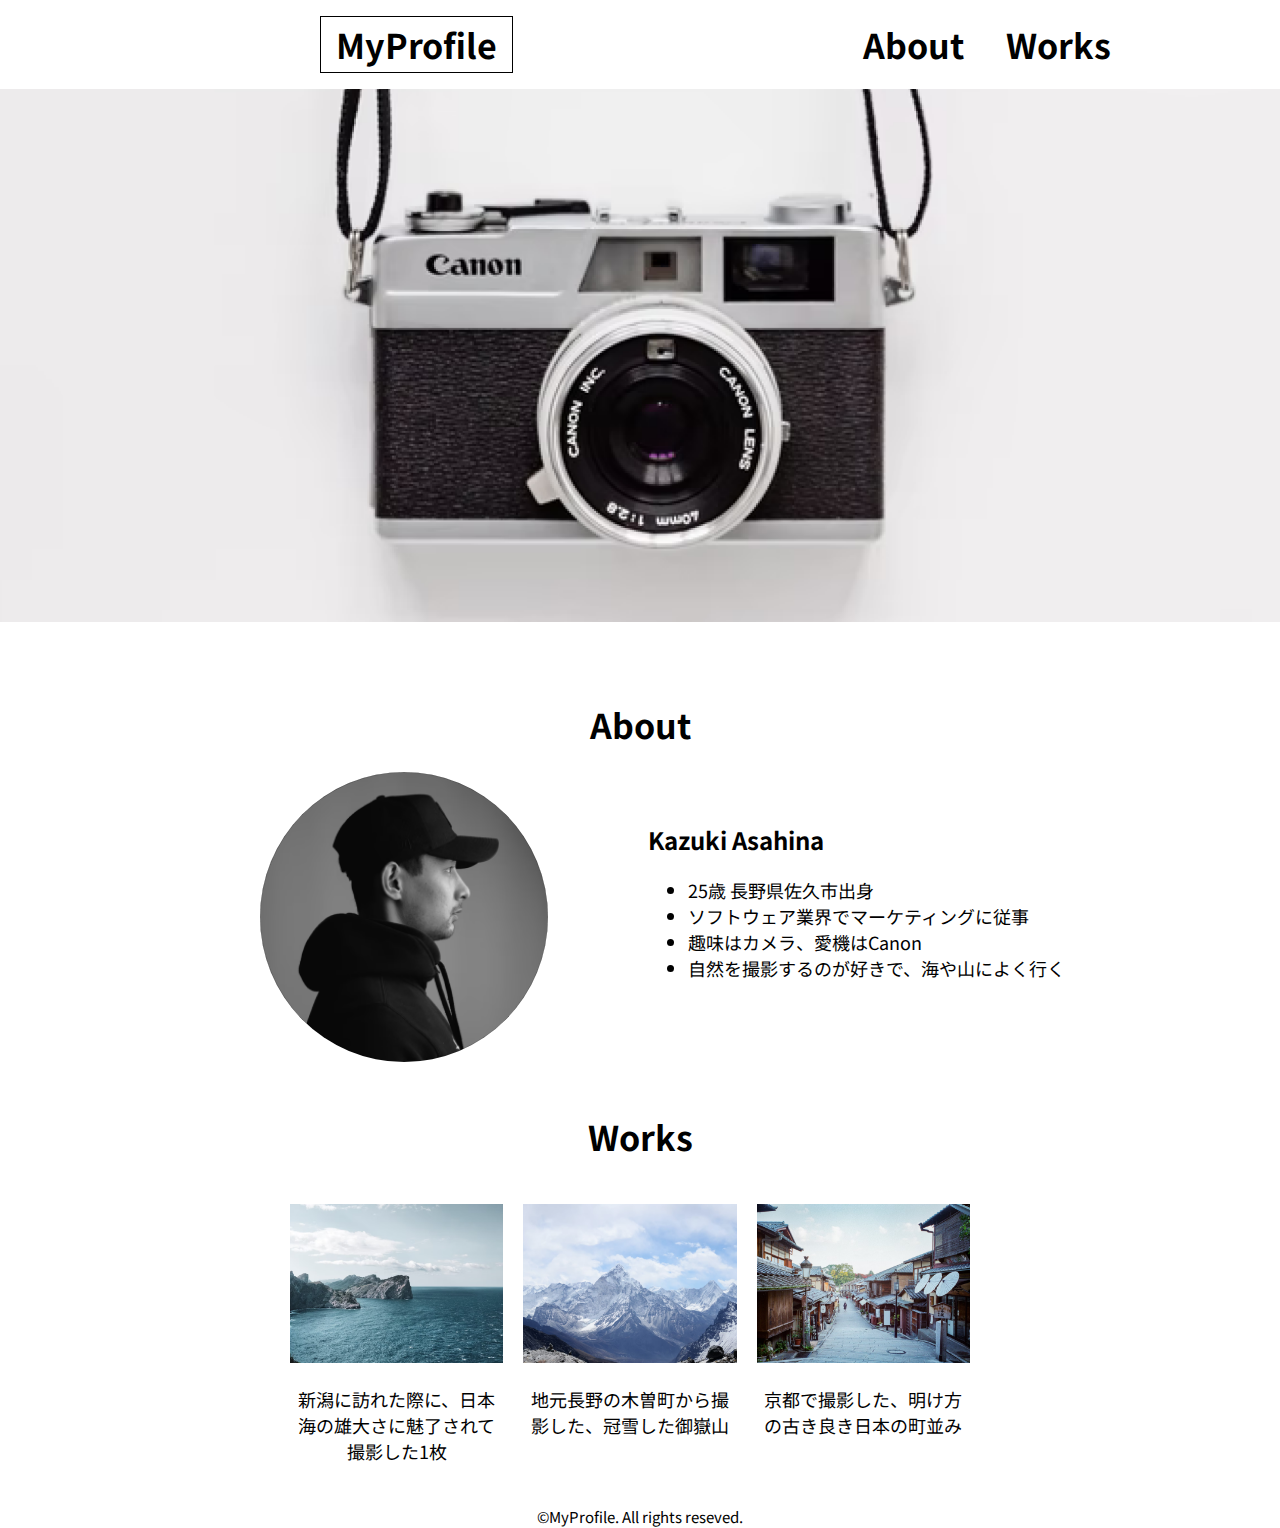
<file: Kazuki Asahina/index.html>
<!DOCTYPE html>
<html lang="ja">
<head>
    <meta charset="UTF-8">
    <meta name="viewport" content="width=device-width, initial-scale=1.0">
    <meta name="ポートフォリオ模写" disciption="模写">
    <link rel="stylesheet" href="style.css">
    <link rel="preconnect" href="https://fonts.googleapis.com">
    <link rel="preconnect" href="https://fonts.gstatic.com" crossorigin>
    <link href="https://fonts.googleapis.com/css2?family=Noto+Sans+JP:wght@100..900&display=swap" rel="stylesheet">
    <title>MYPROFILE</title>
</head>
<body>	
    <header>
        <!-- PC用ナビ -->
        <nav id="nav-pc">
            <a href="index.html" id="nav-a1">MyProfile</a>
            <a href="index.html#about" id="nav-a2">About</a>
            <a href="index.html#works" id="nav-a3">Works</a>
        </nav>

        <!-- スマホ用ナビ -->
        <nav id="nav-sp">
            <a href="index.html">MyProfile</a>
            <div>
                <a href="index.html#about" id="nav-a2">About</a>
                <a href="index.html#works" id="nav-a3">Works</a>
            </div>
        </nav>
    </header>

    <main>
        <!-- カメラの写真 -->
        <img src="./img/main.png" alt="カメラ">

        <!-- 自己紹介 -->
        <h1 class="title-h1">About</h1>
        <section id="about">
            <div>
                <img src="./img/about.png" alt="顔写真">
                <div id="kazukiasahina">
                    <h2>Kazuki Asahina</h2>
                    <ul>
                        <li>25歳 長野県佐久市出身</li>
                        <li>ソフトウェア業界でマーケティングに従事</li>
                        <li>趣味はカメラ、愛機はCanon</li>
                        <li>自然を撮影するのが好きで、海や山によく行く</li>
                    </ul>
                </div>
            </div>
        </section>

        <!-- 風景写真+説明文 -->
        <h1 class="title-h1">Works</h1>
        <section id="works">
                <div class="works-div">
                    <img src="./img/works1.png" alt="日本海の海" class="works-img">
                    <p class="works-p">新潟に訪れた際に、日本海の雄大さに魅了されて撮影した1枚</p>
                </div>
                <div class="works-div">
                    <img src="./img/works2.png" alt="御嶽山" class="works-img">
                    <p class="works-p">地元長野の木曽町から撮影した、冠雪した御嶽山</p>
                </div>
                <div class="works-div">
                    <img src="./img/works3.png" alt="京都の街並み" class="works-img">
                    <p class="works-p">京都で撮影した、明け方の古き良き日本の町並み</p>
                </div>
        </section>
    </main>

    <footer>
        <small>&copy;MyProfile. All rights reseved.</small>
    </footer>
    
</body>
</html>
</file>
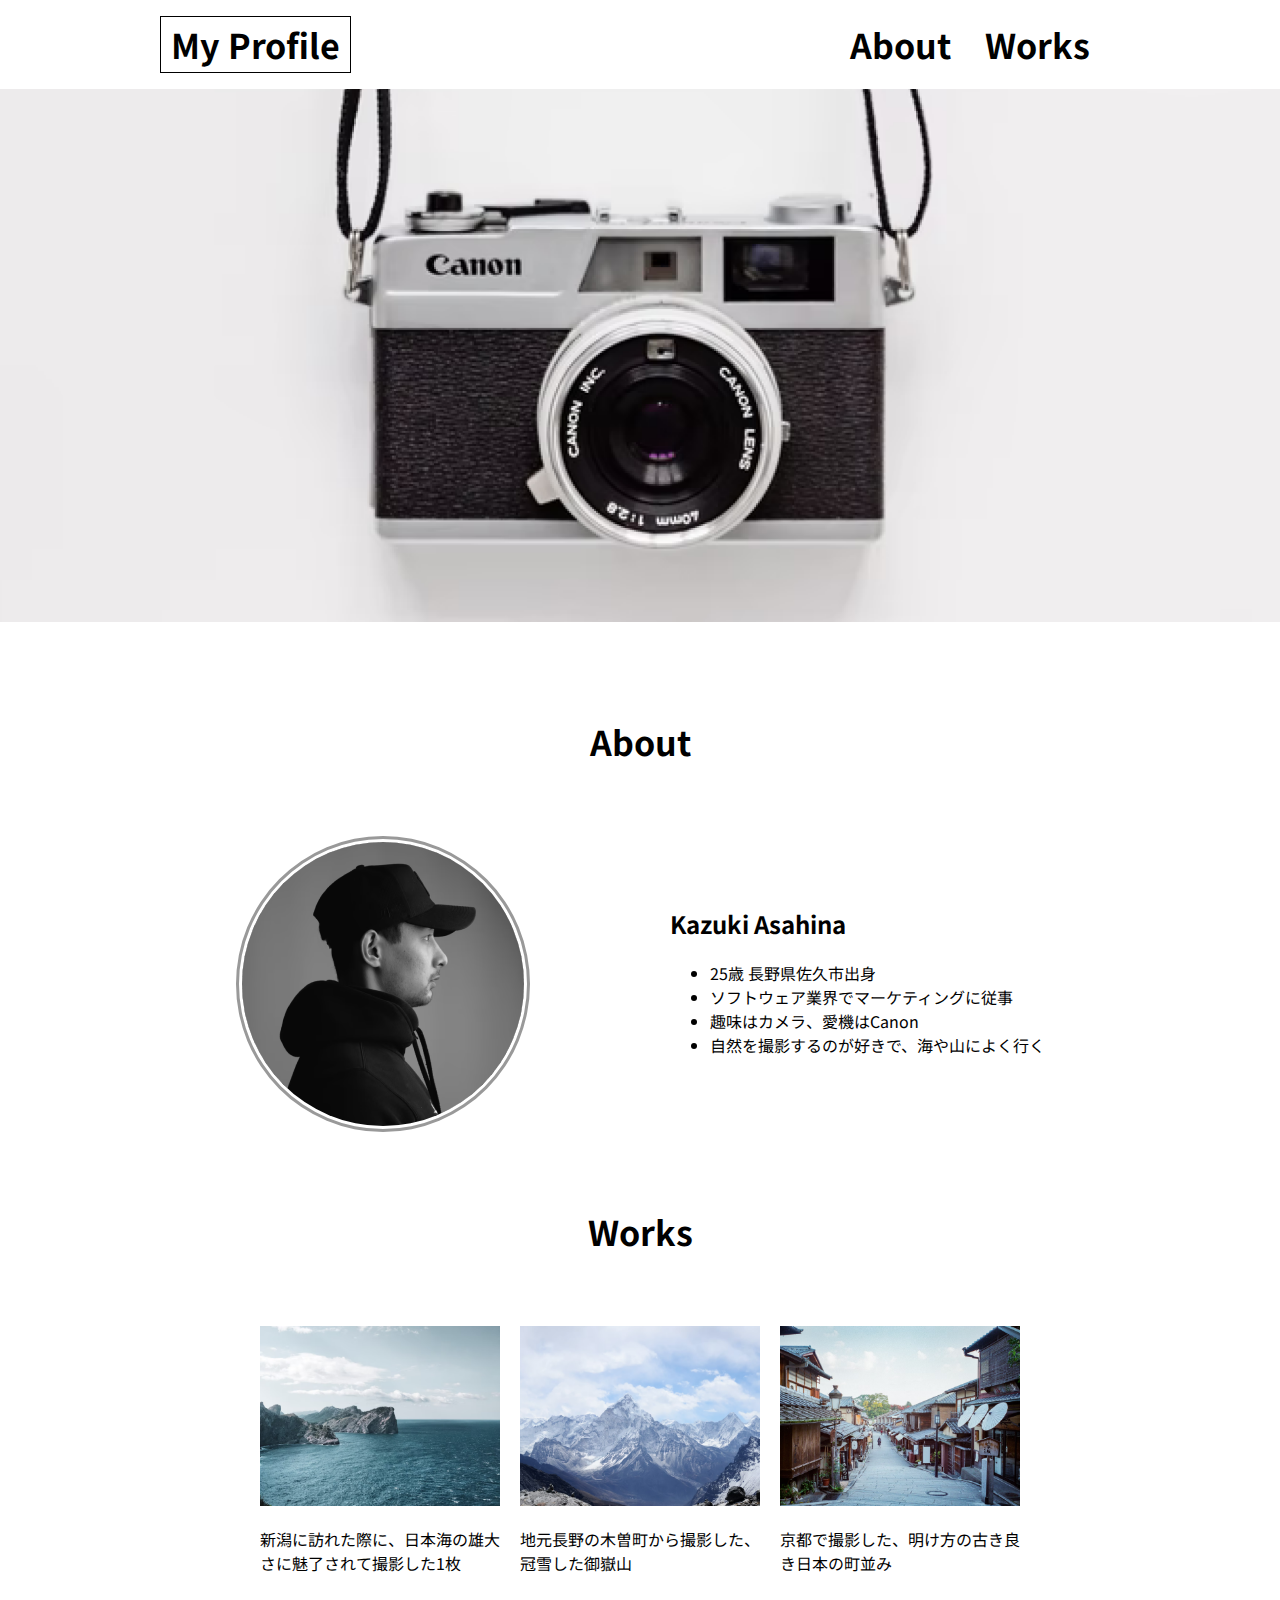
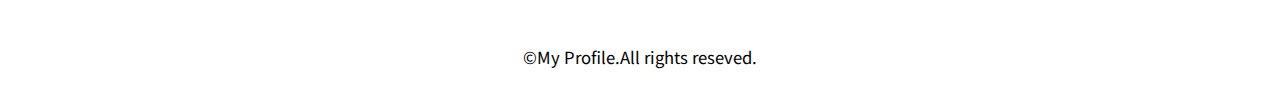
<file: kazukiasahina2/idnex.html>
<!DOCTYPE html>
<html lang="ja">
<head>
    <meta charset="UTF-8">
    <meta name="viewport" content="width=device-width, initial-scale=1.0">
    <title>Myprofile</title>
    <link rel="stylesheet" href="style.css">
    <link rel="preconnect" href="https://fonts.googleapis.com">
    <link rel="preconnect" href="https://fonts.gstatic.com" crossorigin>
    <link href="https://fonts.googleapis.com/css2?family=Noto+Sans+JP:wght@100..900&display=swap" rel="stylesheet">
</head>
<body>
    <header>
        <!-- ナビゲーション -->
        <nav>
            <div>
                <a href="./idnex.html" id="fome">My Profile</a>
            </div>
            <div>
                <a href="./idnex.html#about" class="nav">About</a>
                <a href="./idnex.html#works" class="nav">Works</a>
            </div>
        </nav>
    </header>
    <main>
        <!-- カメラの写真 -->
        <img src="./img/main.png" alt="カメラ">
        
        <!-- About -->
        <h1 class="index-h1">About</h1>
        <section id="about">
            <div>
                <img src="./img/about.png" alt="顔写真">
            </div>
            <div id="content">
                <h2>Kazuki Asahina</h2>
                <ul>
                    <li>25歳 長野県佐久市出身</li>
                    <li>ソフトウェア業界でマーケティングに従事</li>
                    <li>趣味はカメラ、愛機はCanon</li>
                    <li>自然を撮影するのが好きで、海や山によく行く</li>
                </ul>
            </div>
        </section>

        <!-- Works -->
        <h1 class="index-h1">Works</h1>
        <section id="works">
            <div>
                <img src="./img/works1.png" alt="日本海" class="works-img">
                <p class="works-p">新潟に訪れた際に、日本海の雄大さに魅了されて撮影した1枚</p>
            </div>
            <div id="works-center">
                <img src="./img/works2.png" alt="御嶽山" class="works-img">
                <p class="works-p">地元長野の木曽町から撮影した、冠雪した御嶽山</p>
            </div>
            <div>
                <img src="./img/works3.png" alt="京都の町並み" class="works-img">
                <p class="works-p">京都で撮影した、明け方の古き良き日本の町並み</p>
            </div>
        </section>

        <!-- fotter -->
        <footer>
            <small>&copy;My Profile.All rights reseved.</small>
        </footer>
    </main>
</body>
</html>
</file>
<file: Kazuki Asahina/style.css>
body {
    font-family: "Noto Sans JP", sans-serif;
    font-optical-sizing: auto;
    font-weight: normal;
    font-style: normal;
    background-color: #ffffff;
}

/* PC用の設定 */
@media screen and (min-width: 768px) {

    #nav-sp {
        display: none;
    }
        
    body {

        margin: 0 auto;
    }

    /* ヘッダー */
    header {
        font-weight: bold;
        margin: 20px auto;
        width: 100%;
    }

    #nav-pc > a {
        text-decoration: none;
        font-size: 34px;
        position: relative;
    }

    #nav-a1 {
        padding: 3px 15px;
        border: #000000 1px solid;
        position: absolute;
        top: 0;
        left: 25%;
    }

    #nav-pc > a:visited {
        color: #000000;
    }

    #nav-pc > a:link {
        color: #000000;
    }

    #nav-pc >a:hover {
        color: #000000;
    }

    #nav-pc > a:active {
        color: #000000;
        text-decoration: underline;
    }

    #nav-a2 {
        position: absolute;
        top: 0;
        left: 52%;
    }

    #nav-a3 {
        position: absolute;
        top: 0;
        left: 55%;
    }

    /* カメラの写真 */
    main > img {
        width: 100%;
        margin-bottom: 50px;
    }

    /* About */
    #about {
        width: 960px;
        margin: 20px auto 50px auto;
    }

    .title-h1 {
        font-size: 34px;
        font-weight: bold;
        text-align: center;
        margin-bottom: 50px 0;
    }

    #about > div {
        display: flex;
    }

    #about > div > img {
        width: 30%;
        border-radius: 50%;
        margin: auto 100px;
    }

    #kazukiasahina {
        padding-top: 50px;
    }

    #kazukiasahina > h2 {
        margin-top: 0;
        font-size: 24px;
        font-weight: bold;
    }

    #kazukiasahina > ul {
        font-size: 18px;
    }

    /* 風景写真+説明文 */
    #works {
        width: 700px;
        margin: 20px auto 0 auto;
    }

    #works {
        display: flex;
        margin: 0 auto;
    }

    .works-div {
        width: 33%;
        margin: 20px 20px 20px 0;
        text-align: center;
    }

    .works-div > p {
        font-size: 18px;
    }

    .works-div > img {
        width: 100%;
    }

    /* フッター */
    footer {
        font-size: 18px;
        text-align: center;
    }
}


/* スマホ用の設定 */
@media screen and (max-width: 767px) {
    #nav-pc {
        display: none;
    }

    body {
        min-width: 375px;
        margin: 0 auto;
        display: block;
    }

     /* ヘッダー */
     header {
        font-weight: bold;
        margin: 20px auto;
        width: 100%;
    }
    
    #nav-sp {
        display: flex;
        justify-content: space-between;
    }

    #nav-sp {
        font-size: 34px;
        position: relative;
    }

    #nav-sp > a {
        text-decoration: none;
        padding: 4px 20px;
        border: #000000 1px solid;
    }

    #nav-sp > div > a {
        text-decoration: none;
        margin: 0 5px;
    }

    #nav-sp > a:visited {
        color: #000000;
    }

    #nav-sp > a:link {
        color: #000000;
    }

    #nav-sp >a:hover {
        color: #000000;
    }

    #nav-sp > a:active {
        color: #000000;
        text-decoration: underline;
    }

    #nav-sp > div > a:visited {
        color: #000000;
    }

    #nav-sp > div > a:link {
        color: #000000;
    }

    #nav-sp > div >a:hover {
        color: #000000;
    }

    #nav-sp > div > a:active {
        color: #000000;
        text-decoration: underline;
    }

    /* カメラの写真 */
    main > img {
        max-width: 100%;
    }

    /* About */
    .title-h1 {
        text-align: center;
        font-size: 34px;
        font-weight: bold;
        margin: 50px 0;
    }

    #about > div {
        display: flex;
        flex-flow: column;
        justify-content: center;
    }

    #about > div > img {
        width: 45%;
        border-radius: 50%;
        margin: 0 auto;
    }

    #kazukiasahina {
        margin: 0 auto;
    }

    /* 風景写真+説明文 */
    #works {
        display: flex;
        flex-flow: column;
        justify-content: center;
    }

    .works-div {
       width: 100%;
       text-align: center;
       padding-bottom: 40px;
    }

    /* フッター */
    footer {
        margin: 20px;
        font-size: 18px;
        text-align: center;
    }
}
</file>
<file: kazukiasahina2/style.css>
body {
    font-family: "Noto Sans JP", sans-serif;
    font-optical-sizing: auto;
    font-weight: normal;
    font-style: normal;
}

/* PC用 */
@media screen and (min-width:768px) {
    body {
        margin: 0;
        padding: 0;
    }

    /* ナビ */
    nav {
        display: flex;
        flex-wrap: wrap;
        justify-content: space-between;
        max-width: 960px;
        margin: 20px auto;
    }

    nav > div >a {
        font-size: 34px;
        font-weight: bold;
        text-decoration: none;
    }

    nav > div > a:visited {
        color: #000000;
    }

    nav > div > a:hover {
        color: #000000;
    }

    nav > div > a:active {
        color: #000000;
        text-decoration: underline;
    }

    nav > div > a:link {
        color: #000000;
    }

    #fome {
        padding: 3px 10px;
        border: #000000 1px solid;
    }

    .nav {
        margin-right: 30px;
    }

    /* カメラの写真 */
    main > img {
        width: 100%;
        margin-bottom: 20px;
    }

    /* 各sectionの見出し */
    .index-h1 {
        text-align: center;
        font-size: 34px;
        font-weight: bold;
        margin: 70px 0;
    }

    /* about */
    #about {
        max-width: 960px;
        display: flex;
        justify-content: center;
        margin: 50px auto;
    }

    #about > div > img {
        border-radius: 50%;
        border: 3px solid #999;
        padding: 3px;
    }

    #content {
        margin: 50px 0 0 140px;
    }

    #content > h2 {
        font-size: 24px;
        font-weight: bold;
    }

    /* works */
    #works {
        max-width: 960px;
        display: flex;
        justify-content: center;
        margin: 50px auto;
        flex-wrap: wrap;   
    }

    #works > div {
        width: 25%;
    }

    .works-img {
        width: 100%;
        margin: 0 auto;
    }

    #works-center {
        margin: 0 20px;
    }

    /* コピーライト */
    footer {
        font-size: 20px;
        text-align: center;
        margin-bottom: 40px;
    }
}

/* スマホ用 */
@media screen and (max-width:767px) {
    body {
        margin: 0;
        padding: 0;
    }

    /* ナビ */
    nav {
        display: flex;
        flex-wrap: wrap;
        justify-content: space-between;
        max-width: 960px;
        margin: 20px auto;
    }

    nav > div >a {
        font-size: 34px;
        font-weight: bold;
        text-decoration: none;
    }

    nav > div > a:visited {
        color: #000000;
    }

    nav > div > a:hover {
        color: #000000;
    }

    nav > div > a:active {
        color: #000000;
        text-decoration: underline;
    }

    nav > div > a:link {
        color: #000000;
    }

    #fome {
        margin-left: 20px;
        padding: 3px 10px;
        border: #000000 1px solid;
    }

    .nav {
        margin-right: 30px;
    }

    /* カメラの写真 */
    main > img {
        width: 100%;
        margin-bottom: 20px;
    }

    /* 各sectionの見出し */
    .index-h1 {
        text-align: center;
        font-size: 34px;
        font-weight: bold;
        margin: 70px 0;
    }

    /* about */
    #about {
        max-width: 960px;
        display: flex;
        flex-direction: column;
        margin: 50px auto;
        align-items: center;
    }

    #about > div > img {
        border-radius: 50%;
        border: 3px solid #999;
        padding: 3px;
        margin: 0 auto;
    }

    #content {
        margin-left: 50px;
    }

    #content > h2 {
        font-size: 24px;
        font-weight: bold;
    }

    /* works */
    #works {
        max-width: 960px;
        display: flex;
        flex-direction: column;
        margin: 50px auto;
        flex-wrap: wrap;   
        align-items: center;
    }

    #works > div {
        width: 100%;
        text-align: center;
    }

    .works-img {
        width: 60%;
        margin: 0 auto;
    }

    #works-center {
        margin: 0 20px;
    }

    /* コピーライト */
    footer {
        font-size: 20px;
        text-align: center;
        margin-bottom: 40px;
    }

}
</file>
